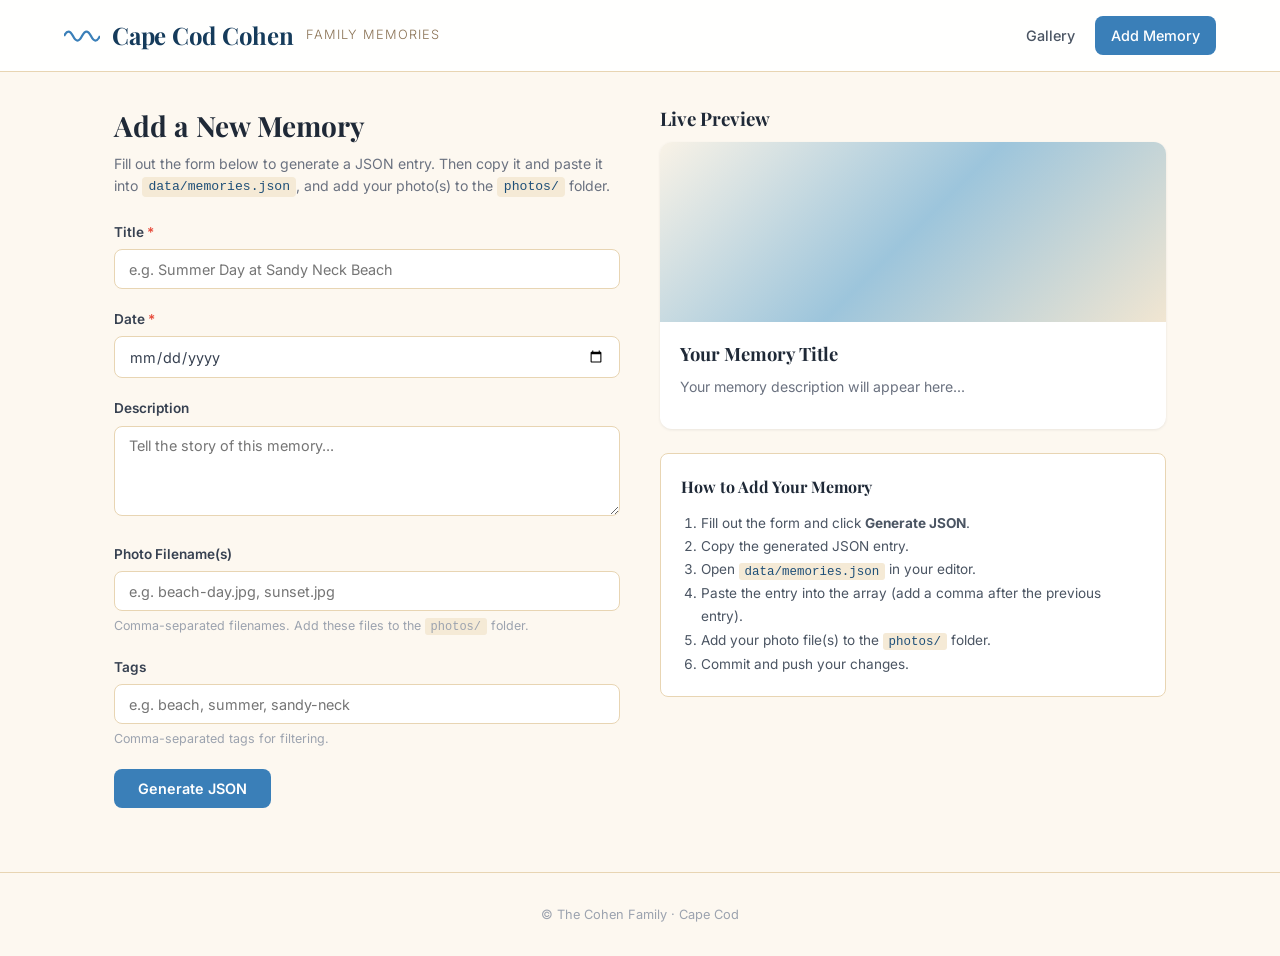
<file: add.html>
<!DOCTYPE html>
<html lang="en">
<head>
  <meta charset="UTF-8">
  <meta name="viewport" content="width=device-width, initial-scale=1.0">
  <title>Add Memory — Cape Cod Cohen</title>
  <link rel="preconnect" href="https://fonts.googleapis.com">
  <link rel="preconnect" href="https://fonts.gstatic.com" crossorigin>
  <link href="https://fonts.googleapis.com/css2?family=Playfair+Display:ital,wght@0,400;0,700;1,400&family=Inter:wght@300;400;500;600&display=swap" rel="stylesheet">
  <link rel="stylesheet" href="css/style.css">
</head>
<body>

  <header class="site-header">
    <div class="header-inner">
      <div class="brand">
        <svg class="wave-icon" viewBox="0 0 40 20" fill="none" xmlns="http://www.w3.org/2000/svg" aria-hidden="true">
          <path d="M0 10 Q5 0 10 10 Q15 20 20 10 Q25 0 30 10 Q35 20 40 10" stroke="currentColor" stroke-width="2.5" fill="none"/>
        </svg>
        <h1 class="site-title"><a href="index.html">Cape Cod Cohen</a></h1>
        <p class="site-subtitle">Family Memories</p>
      </div>
      <nav class="main-nav">
        <a href="index.html" class="nav-link">Gallery</a>
        <a href="add.html" class="nav-link active">Add Memory</a>
      </nav>
    </div>
  </header>

  <main class="add-page">
    <div class="add-layout">
      <section class="add-form-section">
        <h2>Add a New Memory</h2>
        <p class="form-intro">Fill out the form below to generate a JSON entry. Then copy it and paste it into <code>data/memories.json</code>, and add your photo(s) to the <code>photos/</code> folder.</p>

        <form id="memoryForm" novalidate>
          <div class="field">
            <label for="memTitle">Title <span class="required">*</span></label>
            <input type="text" id="memTitle" placeholder="e.g. Summer Day at Sandy Neck Beach" required>
          </div>

          <div class="field">
            <label for="memDate">Date <span class="required">*</span></label>
            <input type="date" id="memDate" required>
          </div>

          <div class="field">
            <label for="memDescription">Description</label>
            <textarea id="memDescription" rows="4" placeholder="Tell the story of this memory..."></textarea>
          </div>

          <div class="field">
            <label for="memPhotos">Photo Filename(s)</label>
            <input type="text" id="memPhotos" placeholder="e.g. beach-day.jpg, sunset.jpg">
            <span class="field-hint">Comma-separated filenames. Add these files to the <code>photos/</code> folder.</span>
          </div>

          <div class="field">
            <label for="memTags">Tags</label>
            <input type="text" id="memTags" placeholder="e.g. beach, summer, sandy-neck">
            <span class="field-hint">Comma-separated tags for filtering.</span>
          </div>

          <button type="submit" class="btn btn-primary">Generate JSON</button>
        </form>
      </section>

      <section class="preview-section">
        <h3>Live Preview</h3>
        <div class="preview-card" id="previewCard">
          <div class="card-photo placeholder-photo"></div>
          <div class="card-body">
            <h3 class="card-title" id="previewTitle">Your Memory Title</h3>
            <time class="card-date" id="previewDate"></time>
            <p class="card-desc" id="previewDesc">Your memory description will appear here...</p>
            <div class="card-tags" id="previewTags"></div>
          </div>
        </div>

        <div class="json-output" id="jsonOutput" hidden>
          <h3>Generated JSON Entry</h3>
          <pre><code id="jsonCode"></code></pre>
          <button type="button" class="btn btn-copy" id="copyBtn">Copy to Clipboard</button>
          <div class="copy-toast" id="copyToast" hidden>Copied!</div>
        </div>

        <div class="instructions-box">
          <h3>How to Add Your Memory</h3>
          <ol>
            <li>Fill out the form and click <strong>Generate JSON</strong>.</li>
            <li>Copy the generated JSON entry.</li>
            <li>Open <code>data/memories.json</code> in your editor.</li>
            <li>Paste the entry into the array (add a comma after the previous entry).</li>
            <li>Add your photo file(s) to the <code>photos/</code> folder.</li>
            <li>Commit and push your changes.</li>
          </ol>
        </div>
      </section>
    </div>
  </main>

  <footer class="site-footer">
    <p>&copy; The Cohen Family &middot; Cape Cod</p>
  </footer>

  <script src="js/add.js"></script>
</body>
</html>
</file>
<file: css/style.css>
/* ==========================================================================
   Cape Cod Cohen — Family Memories
   Coastal theme: sandy beige, ocean blues, white surfaces
   ========================================================================== */

:root {
  --sand-50: #fdf8f0;
  --sand-100: #f5ead6;
  --sand-200: #e8d5b3;
  --sand-300: #d4b98a;
  --ocean-400: #5b9ec4;
  --ocean-500: #3a7fb8;
  --ocean-600: #2b6a9e;
  --ocean-700: #1e4f78;
  --ocean-800: #153b5b;
  --driftwood: #8b7355;
  --driftwood-light: #a8926e;
  --white: #ffffff;
  --gray-50: #f9fafb;
  --gray-100: #f3f4f6;
  --gray-200: #e5e7eb;
  --gray-300: #d1d5db;
  --gray-400: #9ca3af;
  --gray-500: #6b7280;
  --gray-600: #4b5563;
  --gray-700: #374151;
  --gray-800: #1f2937;
  --font-heading: 'Playfair Display', Georgia, serif;
  --font-body: 'Inter', -apple-system, BlinkMacSystemFont, sans-serif;
  --radius: 12px;
  --radius-sm: 8px;
  --shadow-sm: 0 1px 3px rgba(0,0,0,0.08);
  --shadow-md: 0 4px 12px rgba(0,0,0,0.1);
  --shadow-lg: 0 12px 40px rgba(0,0,0,0.15);
  --transition: 0.25s ease;
}

*,
*::before,
*::after {
  box-sizing: border-box;
  margin: 0;
  padding: 0;
}

html {
  scroll-behavior: smooth;
  -webkit-font-smoothing: antialiased;
}

body {
  font-family: var(--font-body);
  font-weight: 400;
  color: var(--gray-700);
  background: var(--sand-50);
  line-height: 1.6;
  min-height: 100vh;
  display: flex;
  flex-direction: column;
}

main {
  flex: 1;
}

a {
  color: var(--ocean-500);
  text-decoration: none;
  transition: color var(--transition);
}
a:hover {
  color: var(--ocean-700);
}

/* ==========================================================================
   Header
   ========================================================================== */

.site-header {
  background: var(--white);
  border-bottom: 1px solid var(--sand-200);
  position: sticky;
  top: 0;
  z-index: 100;
  backdrop-filter: blur(12px);
  background: rgba(255, 255, 255, 0.92);
}

.header-inner {
  max-width: 1200px;
  margin: 0 auto;
  padding: 1rem 1.5rem;
  display: flex;
  align-items: center;
  justify-content: space-between;
  gap: 1rem;
}

.brand {
  display: flex;
  align-items: center;
  gap: 0.75rem;
  flex-wrap: wrap;
}

.wave-icon {
  width: 36px;
  height: 18px;
  color: var(--ocean-500);
  flex-shrink: 0;
}

.site-title {
  font-family: var(--font-heading);
  font-size: 1.5rem;
  font-weight: 700;
  color: var(--ocean-800);
  letter-spacing: -0.01em;
}
.site-title a {
  color: inherit;
}
.site-title a:hover {
  color: var(--ocean-600);
}

.site-subtitle {
  font-size: 0.8rem;
  font-weight: 300;
  color: var(--driftwood);
  letter-spacing: 0.08em;
  text-transform: uppercase;
}

.main-nav {
  display: flex;
  gap: 0.25rem;
}

.nav-link {
  padding: 0.5rem 1rem;
  border-radius: var(--radius-sm);
  font-size: 0.9rem;
  font-weight: 500;
  color: var(--gray-600);
  transition: all var(--transition);
}
.nav-link:hover {
  background: var(--sand-100);
  color: var(--gray-800);
}
.nav-link.active {
  background: var(--ocean-500);
  color: var(--white);
}
.nav-link.active:hover {
  background: var(--ocean-600);
  color: var(--white);
}

/* ==========================================================================
   Controls (search, view toggle, sort, tags)
   ========================================================================== */

.controls {
  max-width: 1200px;
  margin: 2rem auto 0;
  padding: 0 1.5rem;
}

.controls-inner {
  display: flex;
  align-items: center;
  gap: 1rem;
  flex-wrap: wrap;
}

.search-box {
  position: relative;
  flex: 1;
  min-width: 200px;
  max-width: 420px;
}

.search-icon {
  position: absolute;
  left: 12px;
  top: 50%;
  transform: translateY(-50%);
  width: 18px;
  height: 18px;
  color: var(--gray-400);
  pointer-events: none;
}

.search-box input {
  width: 100%;
  padding: 0.65rem 0.75rem 0.65rem 2.5rem;
  border: 1px solid var(--sand-200);
  border-radius: var(--radius-sm);
  font-family: var(--font-body);
  font-size: 0.9rem;
  background: var(--white);
  color: var(--gray-700);
  transition: border-color var(--transition), box-shadow var(--transition);
}
.search-box input:focus {
  outline: none;
  border-color: var(--ocean-400);
  box-shadow: 0 0 0 3px rgba(59, 127, 184, 0.15);
}
.search-box input::placeholder {
  color: var(--gray-400);
}

.control-group {
  display: flex;
  align-items: center;
  gap: 0.75rem;
  margin-left: auto;
}

.view-toggle {
  display: flex;
  background: var(--white);
  border: 1px solid var(--sand-200);
  border-radius: var(--radius-sm);
  overflow: hidden;
}

.view-btn {
  padding: 0.5rem 0.65rem;
  border: none;
  background: none;
  cursor: pointer;
  color: var(--gray-400);
  transition: all var(--transition);
  display: flex;
  align-items: center;
  justify-content: center;
}
.view-btn svg {
  width: 18px;
  height: 18px;
}
.view-btn:hover {
  color: var(--gray-600);
  background: var(--sand-50);
}
.view-btn.active {
  background: var(--ocean-500);
  color: var(--white);
}

#sortSelect {
  padding: 0.5rem 2rem 0.5rem 0.75rem;
  border: 1px solid var(--sand-200);
  border-radius: var(--radius-sm);
  font-family: var(--font-body);
  font-size: 0.85rem;
  background: var(--white);
  color: var(--gray-600);
  cursor: pointer;
  appearance: none;
  background-image: url("data:image/svg+xml,%3Csvg xmlns='http://www.w3.org/2000/svg' width='12' height='12' viewBox='0 0 24 24' fill='none' stroke='%239ca3af' stroke-width='2'%3E%3Cpath d='M6 9l6 6 6-6'/%3E%3C/svg%3E");
  background-repeat: no-repeat;
  background-position: right 8px center;
}
#sortSelect:focus {
  outline: none;
  border-color: var(--ocean-400);
}

.tags-bar {
  display: flex;
  flex-wrap: wrap;
  gap: 0.5rem;
  margin-top: 1rem;
}

.tag-chip {
  padding: 0.3rem 0.75rem;
  border-radius: 100px;
  font-size: 0.78rem;
  font-weight: 500;
  border: 1px solid var(--sand-200);
  background: var(--white);
  color: var(--gray-600);
  cursor: pointer;
  transition: all var(--transition);
}
.tag-chip:hover {
  border-color: var(--ocean-400);
  color: var(--ocean-600);
}
.tag-chip.active {
  background: var(--ocean-500);
  border-color: var(--ocean-500);
  color: var(--white);
}

/* ==========================================================================
   Gallery — Grid View
   ========================================================================== */

.gallery {
  max-width: 1200px;
  margin: 2rem auto;
  padding: 0 1.5rem;
}

.gallery.grid-view {
  display: grid;
  grid-template-columns: repeat(auto-fill, minmax(320px, 1fr));
  gap: 1.5rem;
}

.memory-card {
  background: var(--white);
  border-radius: var(--radius);
  overflow: hidden;
  box-shadow: var(--shadow-sm);
  cursor: pointer;
  transition: transform var(--transition), box-shadow var(--transition);
  opacity: 0;
  transform: translateY(24px);
}
.memory-card.visible {
  opacity: 1;
  transform: translateY(0);
  transition: opacity 0.5s ease, transform 0.5s ease, box-shadow var(--transition);
}
.memory-card:hover {
  transform: translateY(-4px);
  box-shadow: var(--shadow-md);
}
.memory-card.visible:hover {
  transform: translateY(-4px);
}

.card-photo {
  width: 100%;
  height: 220px;
  object-fit: cover;
  display: block;
  background: var(--sand-100);
}

.placeholder-photo {
  background: linear-gradient(135deg, var(--sand-100) 0%, var(--ocean-400) 50%, var(--sand-200) 100%);
  opacity: 0.6;
}

.card-body {
  padding: 1.25rem;
}

.card-title {
  font-family: var(--font-heading);
  font-size: 1.15rem;
  font-weight: 700;
  color: var(--gray-800);
  margin-bottom: 0.35rem;
  line-height: 1.3;
}

.card-date {
  display: block;
  font-size: 0.8rem;
  color: var(--driftwood);
  margin-bottom: 0.6rem;
}

.card-desc {
  font-size: 0.88rem;
  color: var(--gray-500);
  line-height: 1.55;
  display: -webkit-box;
  -webkit-line-clamp: 3;
  -webkit-box-orient: vertical;
  overflow: hidden;
}

.card-tags {
  display: flex;
  flex-wrap: wrap;
  gap: 0.35rem;
  margin-top: 0.75rem;
}

.card-tag {
  font-size: 0.72rem;
  padding: 0.2rem 0.55rem;
  border-radius: 100px;
  background: var(--sand-100);
  color: var(--driftwood);
  font-weight: 500;
}

/* ==========================================================================
   Gallery — Timeline View
   ========================================================================== */

.gallery.timeline-view {
  display: flex;
  flex-direction: column;
  gap: 0;
  position: relative;
  padding-left: 3rem;
}

.gallery.timeline-view::before {
  content: '';
  position: absolute;
  left: 1.5rem;
  top: 0;
  bottom: 0;
  width: 2px;
  background: var(--sand-200);
  transform: translateX(-50%);
}

.gallery.timeline-view .memory-card {
  position: relative;
  margin-bottom: 1.5rem;
  max-width: 700px;
}

.gallery.timeline-view .memory-card::before {
  content: '';
  position: absolute;
  left: -2.25rem;
  top: 1.5rem;
  width: 12px;
  height: 12px;
  border-radius: 50%;
  background: var(--ocean-500);
  border: 3px solid var(--sand-50);
  z-index: 1;
  transform: translateX(-50%);
}

.gallery.timeline-view .card-photo {
  height: 180px;
}

/* ==========================================================================
   Empty State
   ========================================================================== */

.empty-state {
  text-align: center;
  padding: 4rem 1.5rem;
  color: var(--gray-400);
}
.empty-state svg {
  width: 64px;
  height: 64px;
  margin-bottom: 1rem;
}
.empty-state p {
  font-size: 1rem;
}

/* ==========================================================================
   Lightbox
   ========================================================================== */

.lightbox {
  position: fixed;
  inset: 0;
  z-index: 1000;
  background: rgba(0, 0, 0, 0.85);
  backdrop-filter: blur(8px);
  display: flex;
  align-items: center;
  justify-content: center;
  padding: 2rem;
  opacity: 0;
  visibility: hidden;
  transition: opacity 0.3s ease, visibility 0.3s ease;
}
.lightbox.open {
  opacity: 1;
  visibility: visible;
}

.lightbox-close {
  position: absolute;
  top: 1rem;
  right: 1.5rem;
  background: none;
  border: none;
  color: var(--white);
  font-size: 2.5rem;
  cursor: pointer;
  line-height: 1;
  opacity: 0.7;
  transition: opacity var(--transition);
  z-index: 10;
}
.lightbox-close:hover {
  opacity: 1;
}

.lightbox-content {
  display: flex;
  gap: 2rem;
  max-width: 1100px;
  width: 100%;
  max-height: 85vh;
  align-items: flex-start;
}

.lightbox-photo-wrap {
  position: relative;
  flex: 1;
  display: flex;
  align-items: center;
  justify-content: center;
  min-width: 0;
}

.lightbox-img {
  max-width: 100%;
  max-height: 75vh;
  border-radius: var(--radius-sm);
  object-fit: contain;
  background: var(--gray-800);
}

.lightbox-arrow {
  position: absolute;
  top: 50%;
  transform: translateY(-50%);
  background: rgba(255, 255, 255, 0.15);
  border: none;
  color: var(--white);
  font-size: 2rem;
  width: 44px;
  height: 44px;
  border-radius: 50%;
  cursor: pointer;
  transition: background var(--transition);
  display: flex;
  align-items: center;
  justify-content: center;
}
.lightbox-arrow:hover {
  background: rgba(255, 255, 255, 0.3);
}
.lightbox-prev { left: 0.5rem; }
.lightbox-next { right: 0.5rem; }

.lightbox-counter {
  position: absolute;
  bottom: 0.5rem;
  left: 50%;
  transform: translateX(-50%);
  background: rgba(0,0,0,0.5);
  color: var(--white);
  font-size: 0.75rem;
  padding: 0.2rem 0.6rem;
  border-radius: 100px;
}

.lightbox-details {
  width: 320px;
  flex-shrink: 0;
  color: var(--white);
  overflow-y: auto;
  max-height: 75vh;
}

.lightbox-title {
  font-family: var(--font-heading);
  font-size: 1.5rem;
  margin-bottom: 0.5rem;
  line-height: 1.3;
}

.lightbox-date {
  display: block;
  font-size: 0.85rem;
  color: var(--sand-200);
  margin-bottom: 1rem;
}

.lightbox-desc {
  font-size: 0.9rem;
  line-height: 1.65;
  color: var(--gray-300);
}

.lightbox-tags {
  display: flex;
  flex-wrap: wrap;
  gap: 0.4rem;
  margin-top: 1rem;
}

.lightbox-tags .card-tag {
  background: rgba(255,255,255,0.12);
  color: var(--sand-200);
}

/* Placeholder for lightbox when no photo */
.lightbox-img.placeholder {
  width: 100%;
  height: 400px;
  background: linear-gradient(135deg, var(--sand-200) 0%, var(--ocean-400) 50%, var(--sand-100) 100%);
  opacity: 0.5;
}

/* ==========================================================================
   Add Memory Page
   ========================================================================== */

.add-page {
  max-width: 1100px;
  margin: 0 auto;
  padding: 2rem 1.5rem;
}

.add-layout {
  display: grid;
  grid-template-columns: 1fr 1fr;
  gap: 2.5rem;
  align-items: start;
}

.add-form-section h2,
.preview-section h3 {
  font-family: var(--font-heading);
  color: var(--gray-800);
  margin-bottom: 0.5rem;
}

.add-form-section h2 {
  font-size: 1.75rem;
  margin-bottom: 0.25rem;
}

.form-intro {
  font-size: 0.88rem;
  color: var(--gray-500);
  margin-bottom: 1.5rem;
  line-height: 1.55;
}
.form-intro code {
  background: var(--sand-100);
  padding: 0.15rem 0.4rem;
  border-radius: 4px;
  font-size: 0.82rem;
  color: var(--ocean-700);
}

.field {
  margin-bottom: 1.25rem;
}

.field label {
  display: block;
  font-size: 0.85rem;
  font-weight: 600;
  color: var(--gray-700);
  margin-bottom: 0.35rem;
}

.required {
  color: #e74c3c;
}

.field input,
.field textarea {
  width: 100%;
  padding: 0.65rem 0.85rem;
  border: 1px solid var(--sand-200);
  border-radius: var(--radius-sm);
  font-family: var(--font-body);
  font-size: 0.9rem;
  color: var(--gray-700);
  background: var(--white);
  transition: border-color var(--transition), box-shadow var(--transition);
}
.field input:focus,
.field textarea:focus {
  outline: none;
  border-color: var(--ocean-400);
  box-shadow: 0 0 0 3px rgba(59, 127, 184, 0.15);
}
.field textarea {
  resize: vertical;
}

.field-hint {
  display: block;
  font-size: 0.78rem;
  color: var(--gray-400);
  margin-top: 0.3rem;
}
.field-hint code {
  background: var(--sand-100);
  padding: 0.1rem 0.35rem;
  border-radius: 3px;
  font-size: 0.75rem;
}

.btn {
  display: inline-flex;
  align-items: center;
  gap: 0.4rem;
  padding: 0.7rem 1.5rem;
  border: none;
  border-radius: var(--radius-sm);
  font-family: var(--font-body);
  font-size: 0.9rem;
  font-weight: 600;
  cursor: pointer;
  transition: all var(--transition);
}

.btn-primary {
  background: var(--ocean-500);
  color: var(--white);
}
.btn-primary:hover {
  background: var(--ocean-600);
}

.btn-copy {
  background: var(--sand-100);
  color: var(--gray-700);
  border: 1px solid var(--sand-200);
  margin-top: 0.75rem;
}
.btn-copy:hover {
  background: var(--sand-200);
}

.preview-section {
  position: sticky;
  top: 6rem;
}

.preview-card {
  background: var(--white);
  border-radius: var(--radius);
  overflow: hidden;
  box-shadow: var(--shadow-sm);
  margin-bottom: 1.5rem;
}

.preview-card .card-photo {
  height: 180px;
}

.json-output {
  background: var(--gray-800);
  border-radius: var(--radius-sm);
  padding: 1.25rem;
  margin-bottom: 1.5rem;
  position: relative;
}

.json-output h3 {
  color: var(--sand-200);
  font-size: 0.85rem;
  margin-bottom: 0.75rem;
}

.json-output pre {
  font-size: 0.8rem;
  line-height: 1.6;
  overflow-x: auto;
  white-space: pre-wrap;
  word-break: break-all;
}

.json-output code {
  color: var(--sand-100);
}

.copy-toast {
  position: absolute;
  top: 1rem;
  right: 1rem;
  background: var(--ocean-500);
  color: var(--white);
  padding: 0.35rem 0.85rem;
  border-radius: var(--radius-sm);
  font-size: 0.8rem;
  font-weight: 600;
  animation: fadeInOut 1.5s ease forwards;
}

@keyframes fadeInOut {
  0%   { opacity: 0; transform: translateY(4px); }
  15%  { opacity: 1; transform: translateY(0); }
  70%  { opacity: 1; }
  100% { opacity: 0; }
}

.instructions-box {
  background: var(--white);
  border: 1px solid var(--sand-200);
  border-radius: var(--radius-sm);
  padding: 1.25rem;
}

.instructions-box h3 {
  font-size: 1rem;
  margin-bottom: 0.75rem;
}

.instructions-box ol {
  padding-left: 1.25rem;
  font-size: 0.85rem;
  color: var(--gray-600);
  line-height: 1.7;
}
.instructions-box code {
  background: var(--sand-100);
  padding: 0.1rem 0.35rem;
  border-radius: 3px;
  font-size: 0.78rem;
  color: var(--ocean-700);
}

/* ==========================================================================
   Footer
   ========================================================================== */

.site-footer {
  text-align: center;
  padding: 2rem 1.5rem;
  font-size: 0.8rem;
  color: var(--gray-400);
  border-top: 1px solid var(--sand-200);
  margin-top: 2rem;
}

/* ==========================================================================
   Responsive
   ========================================================================== */

@media (max-width: 900px) {
  .lightbox-content {
    flex-direction: column;
    overflow-y: auto;
  }
  .lightbox-details {
    width: 100%;
    max-height: none;
  }
  .add-layout {
    grid-template-columns: 1fr;
  }
  .preview-section {
    position: static;
  }
}

@media (max-width: 600px) {
  .header-inner {
    flex-direction: column;
    align-items: flex-start;
    gap: 0.5rem;
  }
  .brand {
    gap: 0.5rem;
  }
  .site-title {
    font-size: 1.25rem;
  }
  .controls-inner {
    flex-direction: column;
    align-items: stretch;
  }
  .search-box {
    max-width: 100%;
  }
  .control-group {
    margin-left: 0;
    justify-content: space-between;
  }
  .gallery.grid-view {
    grid-template-columns: 1fr;
  }
  .gallery.timeline-view {
    padding-left: 2.5rem;
  }
  .gallery.timeline-view::before {
    left: 1rem;
  }
  .gallery.timeline-view .memory-card::before {
    left: -2rem;
  }
  .lightbox {
    padding: 1rem;
  }
  .lightbox-arrow {
    width: 36px;
    height: 36px;
    font-size: 1.5rem;
  }
}
</file>
